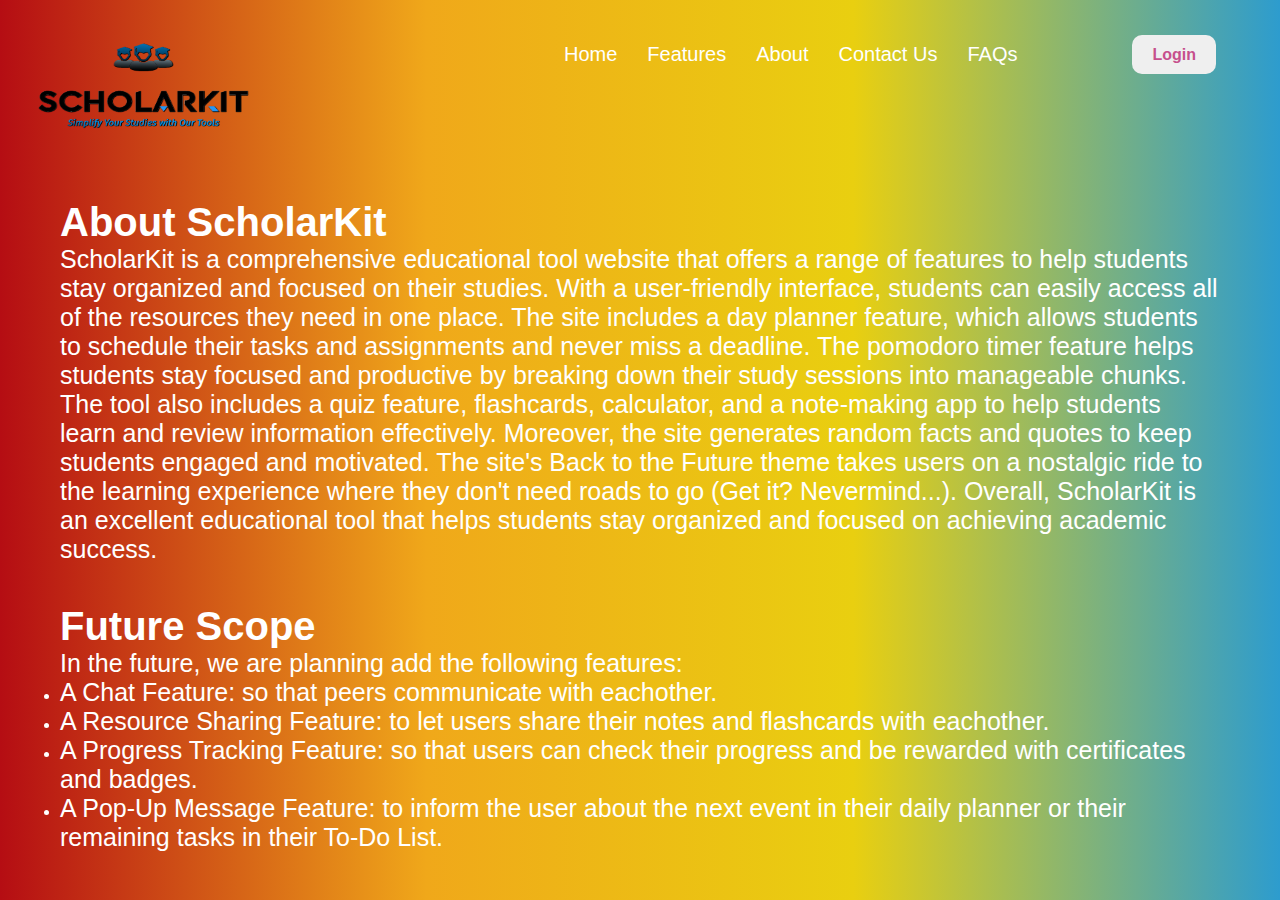
<file: About/AboutIndex.html>
<!DOCTYPE html>
<html lang="en">
<head>
  <meta charset="UTF-8">
  <meta http-equiv="X-UA-Compatible" content="IE=edge">
  <meta name="viewport" content="width=device-width, initial-scale=1.0">
  <link rel="stylesheet" href="style.css">
  <title>About Page</title>
</head>

<body>
    <nav>
        <div class="logo">
         <img src="logoFinale.png" alt="ScholarKit" class="logo">
        </div>
        <!-- toggle menu button -->
        <span class="menubtn" onclick="openNav()">&#9776;</span>
      
        <div class="navLinks">
          <ul>
            <li><a href="MainIndex.html">Home</a></li>
            <li>
             <div class="dropdown">
                 <a href="#features">Features</a>
                 <div class="dropdown-content">
                     <a href="#planner">Daily Planner</a>
                     <a href="#pomodoro">Pomodoro Timer</a>
                     <a href="#quiz">Quiz</a>
                     <a href="#flash">Flashcards</a>
                     <a href="#todo">To-Do List</a>
                     <a href="#calculator">Calculator</a>
                     <a href="#notes">Notes</a>
                     <a href="#quotes">Quotes</a>
                     <a href="#facts">Facts</a>
                 </div>
             </div>
            </li>
            <li><a href="#">About</a></li>
            <li><a href="#">Contact Us</a></li>
            <li><a href="FAQ\FAQIndex.html">FAQs</a></li>
            <button type="button">Login</button>
          </ul>
        </div>
      </nav>
      <div class="heading">
        <h1>About ScholarKit</h1>
        <p>ScholarKit is a comprehensive educational tool website that offers a range of features to help students stay organized and focused on their studies. With a user-friendly interface, students can easily access all of the resources they need in one place. The site includes a day planner feature, which allows students to schedule their tasks and assignments and never miss a deadline. The pomodoro timer feature helps students stay focused and productive by breaking down their study sessions into manageable chunks. The tool also includes a quiz feature, flashcards, calculator, and a note-making app to help students learn and review information effectively. Moreover, the site generates random facts and quotes to keep students engaged and motivated. The site's Back to the Future theme takes users on a nostalgic ride to the learning experience where they don't need roads to go (Get it? Nevermind...). Overall, ScholarKit is an excellent educational tool that helps students stay organized and focused on achieving academic success.</p>
        <h2>Future Scope</h2>
        <p>In the future, we are planning add the following features:</p>
        <ul>
            <li><p>A Chat Feature: so that peers communicate with eachother.</p></li>
            <li><p>A Resource Sharing Feature: to let users share their notes and flashcards with eachother.</p></li>
            <li><p>A Progress Tracking Feature: so that users can check their progress and be rewarded with certificates and badges.</p></li>
            <li><p>A Pop-Up Message Feature: to inform the user about the next event in their daily planner or their remaining tasks in their To-Do List.</p></li>
          </ul>
      </div>

</body>
</file>
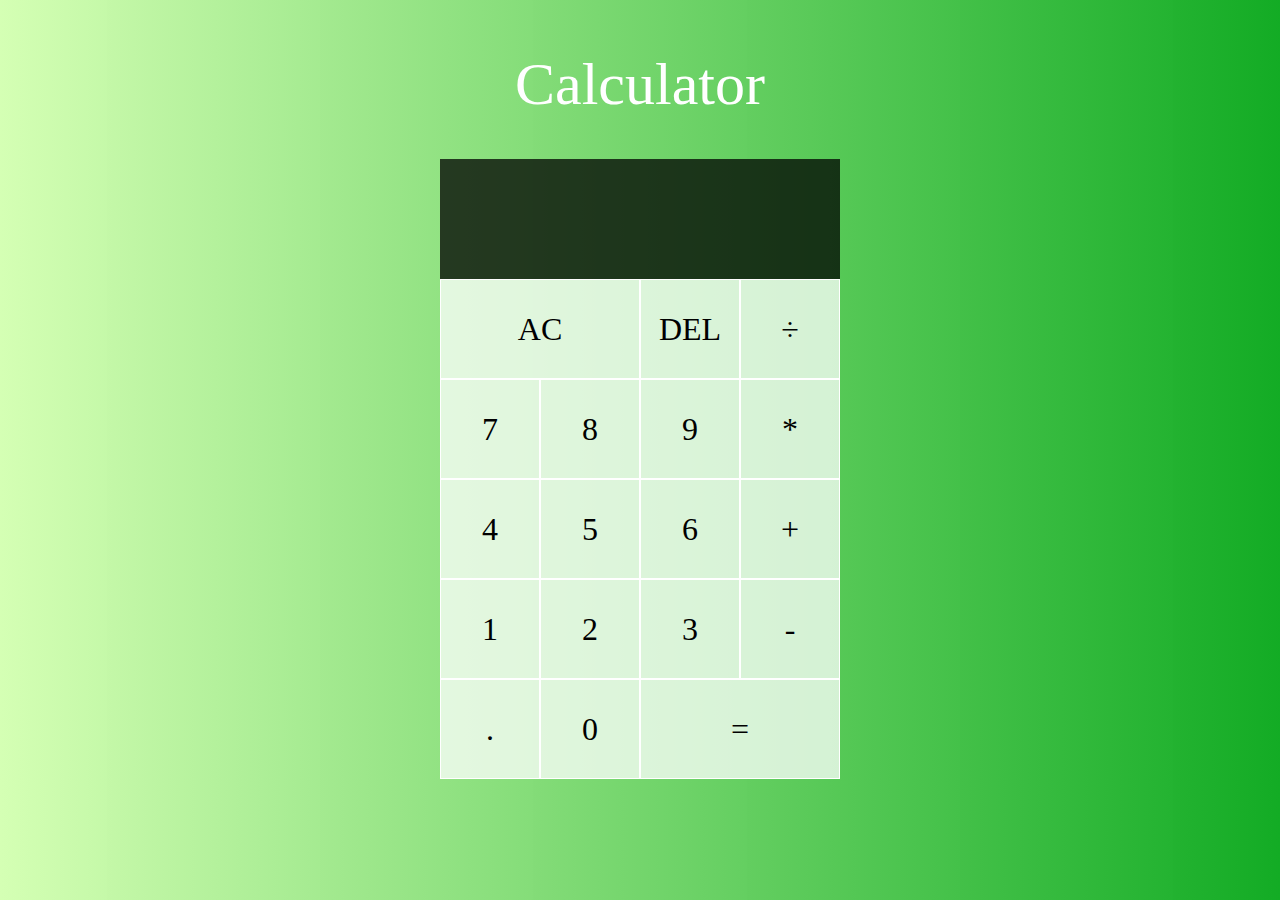
<file: Calculator/CalIndex.html>
<!DOCTYPE html>
<html lang="en">
	<head>
		<meta charset="UTF-8" />
		<meta http-equiv="X-UA-Compatible" content="IE=edge" />
		<meta name="viewport" content="width=device-width, initial-scale=1.0" />
            <link rel="stylesheet" href="style.css">

		<title>codedamn Project</title>
	</head>
	<body>
    <div class="heading">
        <h1>Calculator</h1>
    </div>
    <div class="Calculator-grid">

        <div class="output">
            <div data-previous class="previous-operand" id="previous-operand"></div>
            <div data-current class="current-operand" id="current-operand"></div>
        </div>

        <button id="clear" data-all-clear       class="span-two">AC</button>        
        <button id="delete" data-delete>DEL</button>
        <button id="divide" data-operation>÷</button>
        <button id="seven" data-number>7</button>
        <button id="eight" data-number>8</button>
        <button id="nine" data-number>9</button>
        <button id="multiply" data-operation>*</button>
        <button id="four" data-number>4</button>
        <button id="five" data-number>5</button>
        <button id="six" data-number>6</button>
        <button id="add" data-operation>+</button>
        <button id="one" data-number>1</button>
        <button id="two" data-number>2</button>
        <button id="three" data-number>3</button>
        <button id="subtract" data-operation>-</button>
        <button id="decimal" data-number>.</button>
        <button id="zero" data-number>0</button>
        <button id="equals" data-equals class="span-two">=</button>
    </div>
    
    <script src="main.js"></script>
</body>
</html>
</file>
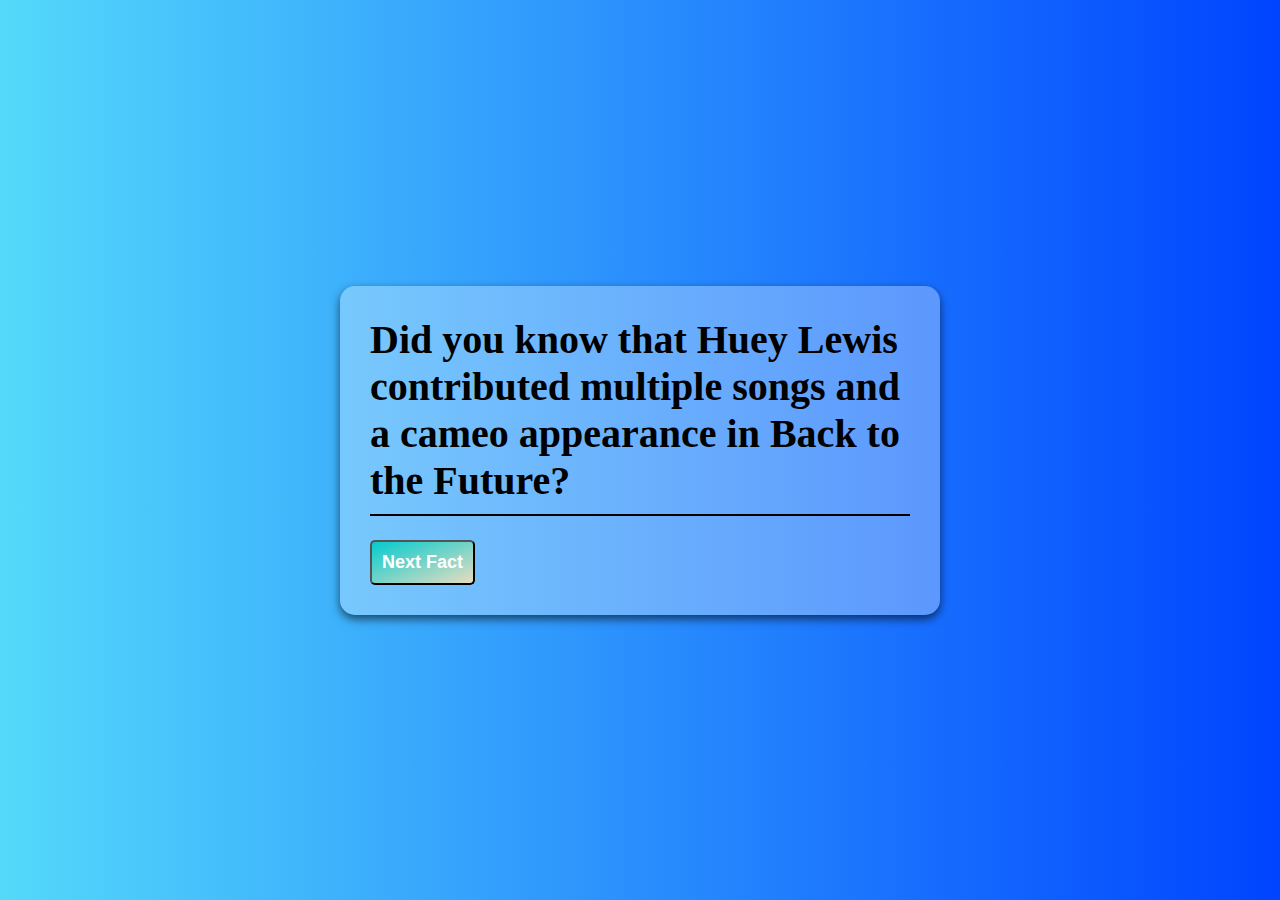
<file: FactGen/FactIndex.html>
<!DOCTYPE html>
<html>
    <head>
        <!--META information-->
        <meta charset="UTF-8">
        <meta name="description" content="Random Quote Generator">
        <meta name="viewport" content="width=device-width, initial-scale=1.0">

        <title>Random Quote Generator</title>

        <!--LINK CUSTOM CSS FILE-->
        <link rel="stylesheet" href="style.css">

        <!--FONTAWESOME CDN-->
        <link rel="stylesheet" href="https://cdnjs.cloudflare.com/ajax/libs/font-awesome/5.15.1/css/all.min.css" integrity="sha512-+4zCK9k+qNFUR5X+cKL9EIR+ZOhtIloNl9GIKS57V1MyNsYpYcUrUeQc9vNfzsWfV28IaLL3i96P9sdNyeRssA==" crossorigin="anonymous" />
    </head>
    <body>
        <!-- Fact Container -->
        <div class="container">
             <!-- Fact to be Displayed Here -->
            <h1>
            <i class="fas fa-fact-left"></i>
            <span class="fact" id="fact"></span>
            <i class="fas fa-fact-right"></i>
            </h1>

            <hr/>
            <div class="buttons">
                <!--Add an onclick event on 'next fact' button. Upon the click of a button, a new random fact is generated-->
                <button class="next" onclick="getNewFact()">Next Fact</button>
            </div>
        </div>

        <!--LINK CUSTOM JS FILE-->
        <script src="script.js"></script>
    </body>
</html>
</file>
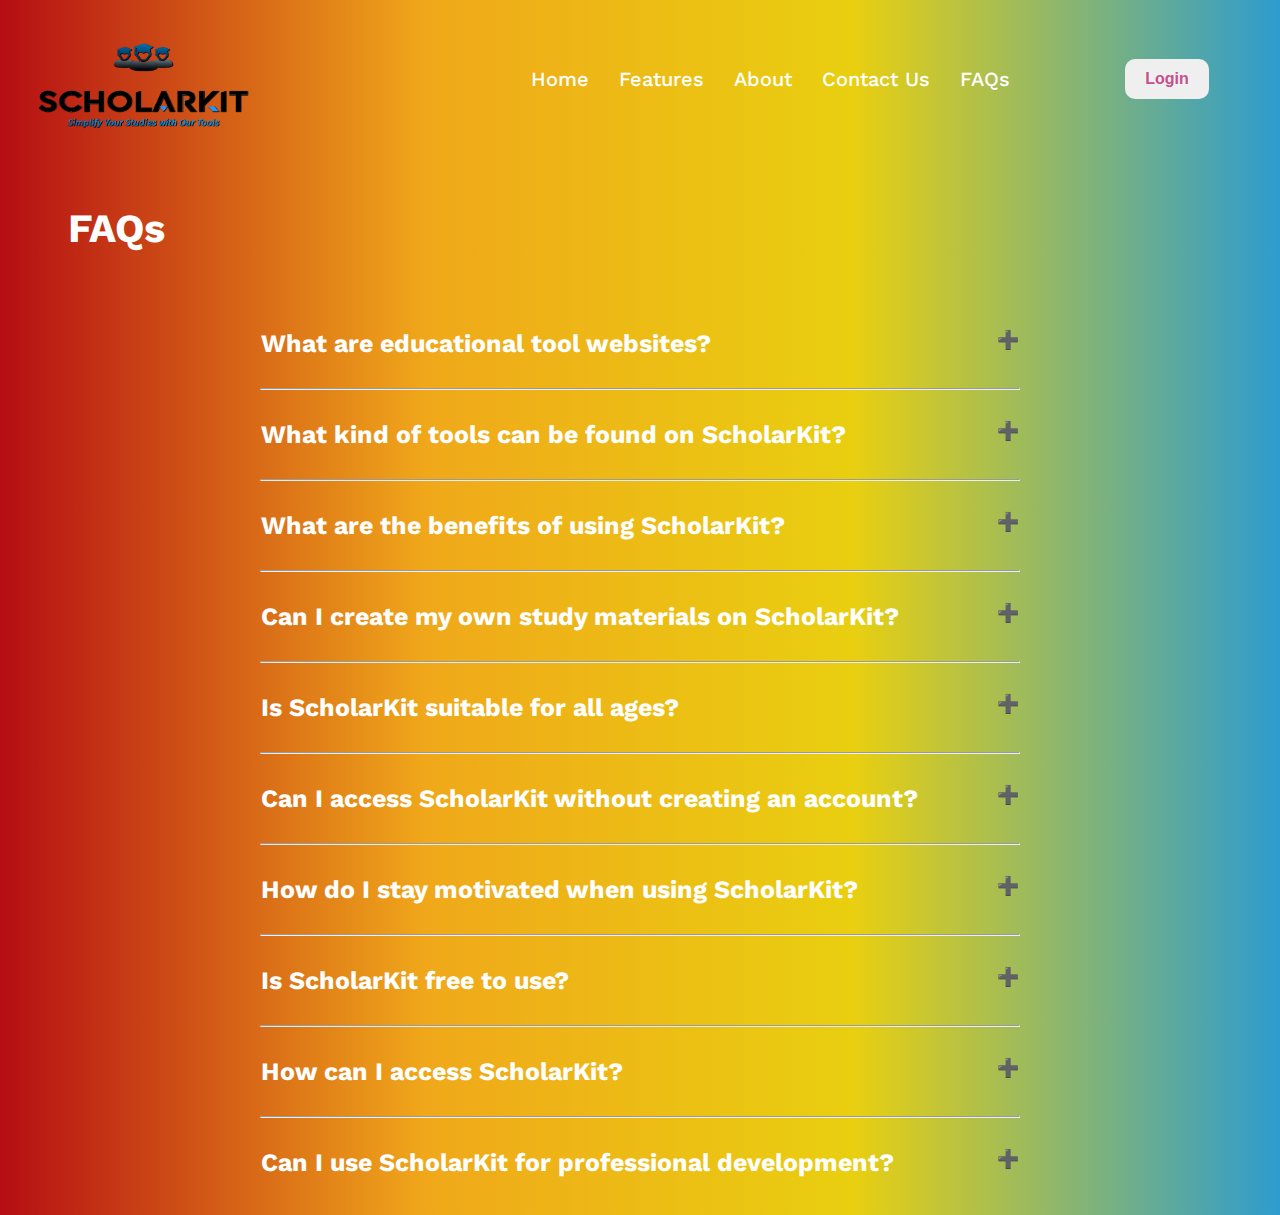
<file: FAQ/FAQIndex.html>
<!DOCTYPE html>
<html lang="en">

<head>
    <meta charset="UTF-8">
    <meta http-equiv="X-UA-Compatible" content="IE=edge">
    <meta name="viewport" content="width=device-width, initial-scale=1.0">
    <title>FAQ PAGE</title>
    <link href="https://fonts.googleapis.com/css2?family=Work+Sans&display=swap" rel="stylesheet">
    <link rel="stylesheet" href="style.css">

</head>

<body>
    <main>
        <nav>
            <div class="logo">
             <img src="logoFinale.png" alt="ScholarKit" class="logo">
            </div>

            <span class="menubtn" onclick="openNav()">&#9776;</span>

            <div class="navLinks">
                <ul>
                    <li><a href="#heading">Home</a></li>
                    <li>
                    <div class="dropdown">
                        <a href="#features">Features</a>
                        <div class="dropdown-content">
                            <a href="#planner">Daily Planner</a>
                                <a href="#pomodoro">Pomodoro Timer</a>
                                <a href="#quiz">Quiz</a>
                                <a href="#flash">Flashcards</a>
                                <a href="#todo">To-Do List</a>
                                <a href="#calculator">Calculator</a>
                                <a href="#notes">Notes</a>
                                <a href="#quotes">Quotes</a>
                                <a href="#facts">Facts</a>
                        </div>
                    </div>
                    </li>
                    <li><a href="#">About</a></li>
                    <li><a href="#">Contact Us</a></li>
                    <li><a href="#">FAQs</a></li>
                    <button type="button">Login</button>
                </ul>
            </div>
        </nav>

        <h1 class="faq-heading">FAQs</h1>
        <section class="faq-container">
            <div class="faq-one">

                <!-- faq question -->
                <h1 class="faq-page">What are educational tool websites?</h1>

                <!-- faq answer -->
                <div class="faq-body">
                    <p>Educational tool websites are online platforms that provide various tools and resources to help students and educators with their academic needs.</p>
                </div>
            </div>
            <hr class="hr-line">

            <div class="faq-two">

                <!-- faq question -->
                <h1 class="faq-page">What kind of tools can be found on ScholarKit?</h1>

                <!-- faq answer -->

                <div class="faq-body">
                    <p>ScholarKit offers a wide variety of tools such as calculators, flashcards, study planners, quizzes, pomodoro timer and more to help students study and learn more efficiently.</p>
                </div>
            </div>
            <hr class="hr-line">


            <div class="faq-three">

                <!-- faq question -->
                <h1 class="faq-page">What are the benefits of using ScholarKit?</h1>

                <!-- faq answer -->
                <div class="faq-body">
                    <p>ScholarKit can help students study more efficiently, stay organized, and improve their academic performance. They also provide access to valuable resources that may not be readily available otherwise.</p>
                </div>
            </div>
            <hr class="hr-line">

            <div class="faq-four"></div>
                <!-- faq question -->
                <h1 class="faq-page">Can I create my own study materials on ScholarKit?</h1>

                <!-- faq answer -->

                <div class="faq-body">
                    <p>Yes, ScholarKit allows users to create their own study materials such as flashcards, notes and daily planner.</p>
                </div>
            </div>
            <hr class="hr-line">

            <div class="faq-five"></div>
                <!-- faq question -->
                <h1 class="faq-page">Is ScholarKit suitable for all ages?</h1>

                <!-- faq answer -->

                <div class="faq-body">
                    <p>Yes, ScholarKit is suitable for a wide range of ages, from elementary school to college-level students.</p>
                </div>
            </div>
            <hr class="hr-line">

            <div class="faq-six"></div>
                <!-- faq question -->
                <h1 class="faq-page">Can I access ScholarKit without creating an account?</h1>

                <!-- faq answer -->

                <div class="faq-body">
                    <p>Yes, currently ScholarKit allows users to access certain features without creating an account.</p>
                </div>
            </div>
            <hr class="hr-line">

            <div class="faq-seven"></div>
                <!-- faq question -->
                <h1 class="faq-page">How do I stay motivated when using ScholarKit?</h1>

                <!-- faq answer -->

                <div class="faq-body">
                    <p>ScholarKit offers a wide variety of tools such as calculators, flashcards, study planners, quizzes, and more to help students study and learn more efficiently. We also have a unique feature of random quote generator to help you motivate yourself.</p>
                </div>
            </div>
            <hr class="hr-line">

            <div class="faq-eight"></div>
                <!-- faq question -->
                <h1 class="faq-page">Is ScholarKit free to use?</h1>

                <!-- faq answer -->

                <div class="faq-body">
                    <p>Yes, currently ScholarKit offers free tools and resources, while others require a subscription or payment for more advanced features.</p>
                </div>
            </div>
            <hr class="hr-line">

            <div class="faq-nine"></div>
                <!-- faq question -->
                <h1 class="faq-page">How can I access ScholarKit?</h1>

                <!-- faq answer -->

                <div class="faq-body">
                    <p>ScholarKit can be accessed through a web browser on desktop. We will soon make ScholarKit accessible on mobile phones.</p>
                </div>
            </div>
            <hr class="hr-line">

            <div class="faq-ten"></div>
                <!-- faq question -->
                <h1 class="faq-page">Can I use ScholarKit for professional development?</h1>

                <!-- faq answer -->

                <div class="faq-body">
                    <p>Yes, ScholarKit offer tools and resources that can be used for professional development also, like daily planner, notes etc.</p>
                </div>
            </div>

        </section>
    </main>
    <script src="script.js"></script>
</body>


</html>
</file>
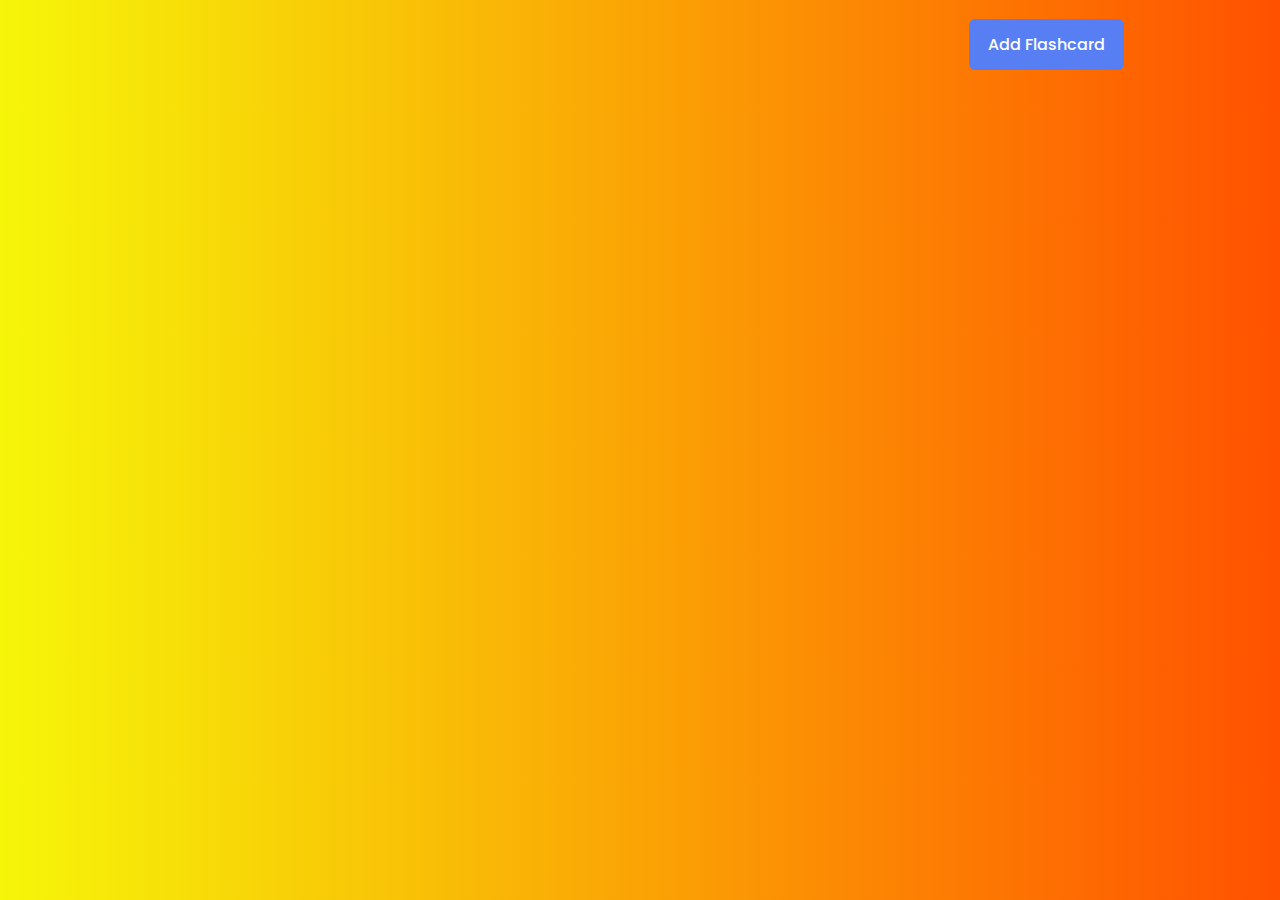
<file: Flashcards/FlashIndex.html>
<!DOCTYPE html>
<html lang="en">
  <head>
    <meta name="viewport" content="width=device-width, initial-scale=1.0" />
    <title>Flashcard App</title>
    <!-- Font Awesome Icons -->
    <link
      rel="stylesheet"
      href="https://cdnjs.cloudflare.com/ajax/libs/font-awesome/6.1.2/css/all.min.css"
    />
    <!-- Google Fonts -->
    <link
      href="https://fonts.googleapis.com/css2?family=Poppins:wght@400;500;600&display=swap"
      rel="stylesheet"
    />
    <!-- Stylesheet -->
    <link rel="stylesheet" href="style.css" />
  </head>
  <body>
    <div class="container">
      <div class="add-flashcard-con">
        <button id="add-flashcard">Add Flashcard</button>
      </div>

      <!-- Display Card of Question And Answers Here -->
      <div id="card-con">
        <div class="card-list-container"></div>
      </div>
    </div>

    <!-- Input form for users to fill question and answer -->
    <div class="question-container hide" id="add-question-card">
      <h2>Add Flashcard</h2>
      <div class="wrapper">
        <!-- Error message -->
        <div class="error-con">
          <span class="hide" id="error">Input fields cannot be empty!</span>
        </div>
        <!-- Close Button -->
        <i class="fa-solid fa-xmark" id="close-btn"></i>
      </div>

      <label for="question">Question:</label>
      <textarea
        class="input"
        id="question"
        placeholder="Type the question here..."
        rows="2"
      ></textarea>
      <label for="answer">Answer:</label>
      <textarea
        class="input"
        id="answer"
        rows="4"
        placeholder="Type the answer here..."
      ></textarea>
      <button id="save-btn">Save</button>
    </div>

    <!-- Script -->
    <script src="script.js"></script>
  </body>
</html>
</file>
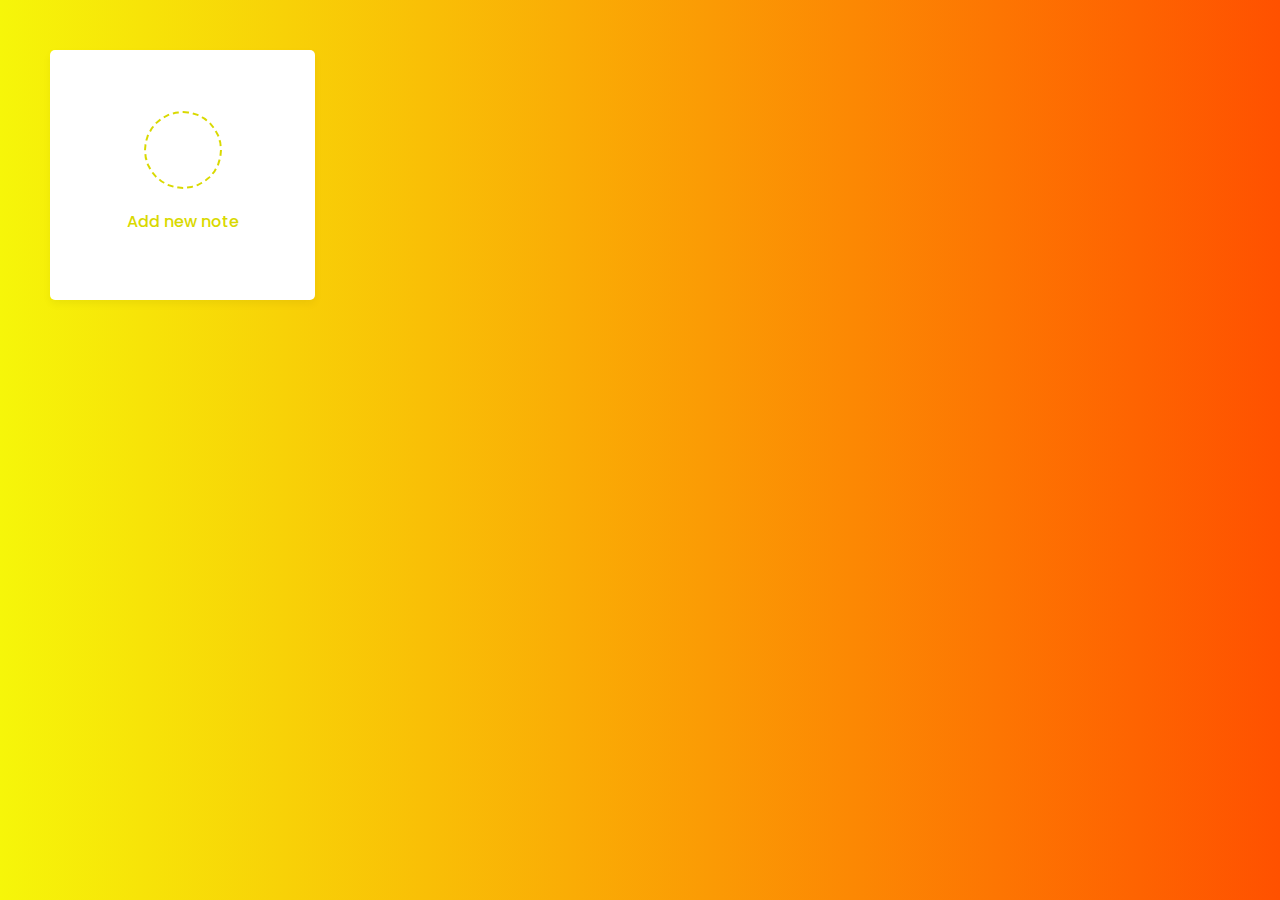
<file: Notes/NoteIndex.html>
<!DOCTYPE html>
<!-- Coding By CodingNepal - youtube.com/codingnepal -->
<html lang="en" dir="ltr">
  <head>
    <meta charset="utf-8">  
    <title>Notes App in JavaScript | CodingNepal</title>
    <link rel="stylesheet" href="style.css">
    <meta name="viewport" content="width=device-width, initial-scale=1.0">
    <!-- Iconscout Link For Icons -->
    <link rel="stylesheet" href="https://unicons.iconscout.com/release/v4.0.0/css/line.css">
  </head>
  <body>
    <div class="popup-box">
      <div class="popup">
        <div class="content">
          <header>
            <p></p>
            <i class="uil uil-times"></i>
          </header>
          <form action="#">
            <div class="row title">
              <label>Title</label>
              <input type="text" spellcheck="false">
            </div>
            <div class="row description">
              <label>Description</label>
              <textarea spellcheck="false"></textarea>
            </div>
            <button></button>
          </form>
        </div>
      </div>
    </div>
    <div class="wrapper">
      <li class="add-box">
        <div class="icon"><i class="uil uil-plus"></i></div>
        <p>Add new note</p>
      </li>
    </div>

    <script src="script.js"></script>
    
  </body>
</html>
</file>
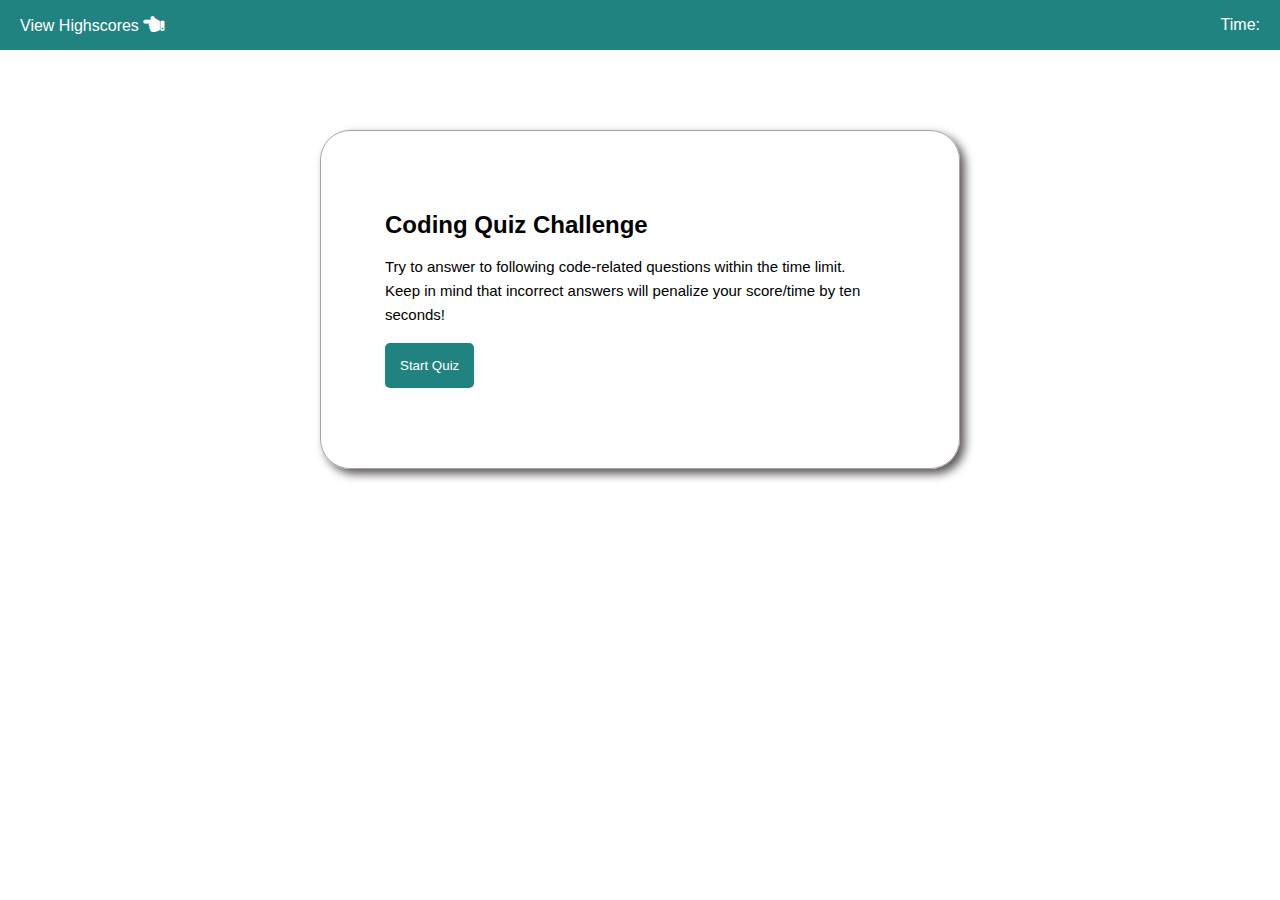
<file: Quiz/QuizIndex.html>
<!DOCTYPE html>
<html lang="en">

<head>
    <meta charset="UTF-8">
    <meta http-equiv="X-UA-Compatible" content="IE=edge">
    <meta name="viewport" content="width=device-width, initial-scale=1.0">
    <link rel="stylesheet" href="https://cdnjs.cloudflare.com/ajax/libs/font-awesome/5.15.3/css/all.min.css">
    <link rel="stylesheet" href="./assets/style.css">
    <link rel="icon" type="image/x-icon" href="/images/favicon.ico">
    <title>Codedamn - Quiz Project</title>
</head>

<body>
    <header>
        <nav>
            <a id="leaderboard">View Highscores <i class="fas fa-hand-point-left fa-lg"></i>
                </i></a>
            <div id="time">Time: </div>
        </nav>


    </header>
    <main class="box" id="box">
        <h2 class="title">Coding Quiz Challenge</h2>
        <div class="description">
            <p>Try to answer to following code-related questions within the time limit.</p>
            <p>Keep in mind that incorrect answers will penalize your score/time by ten seconds!</p>
        </div>
        <button class="action-btn">Start Quiz</button>
        <p id="result"></p>
    </main>
    <script src="assets/script.js"></script>
</body>

</html>
</file>
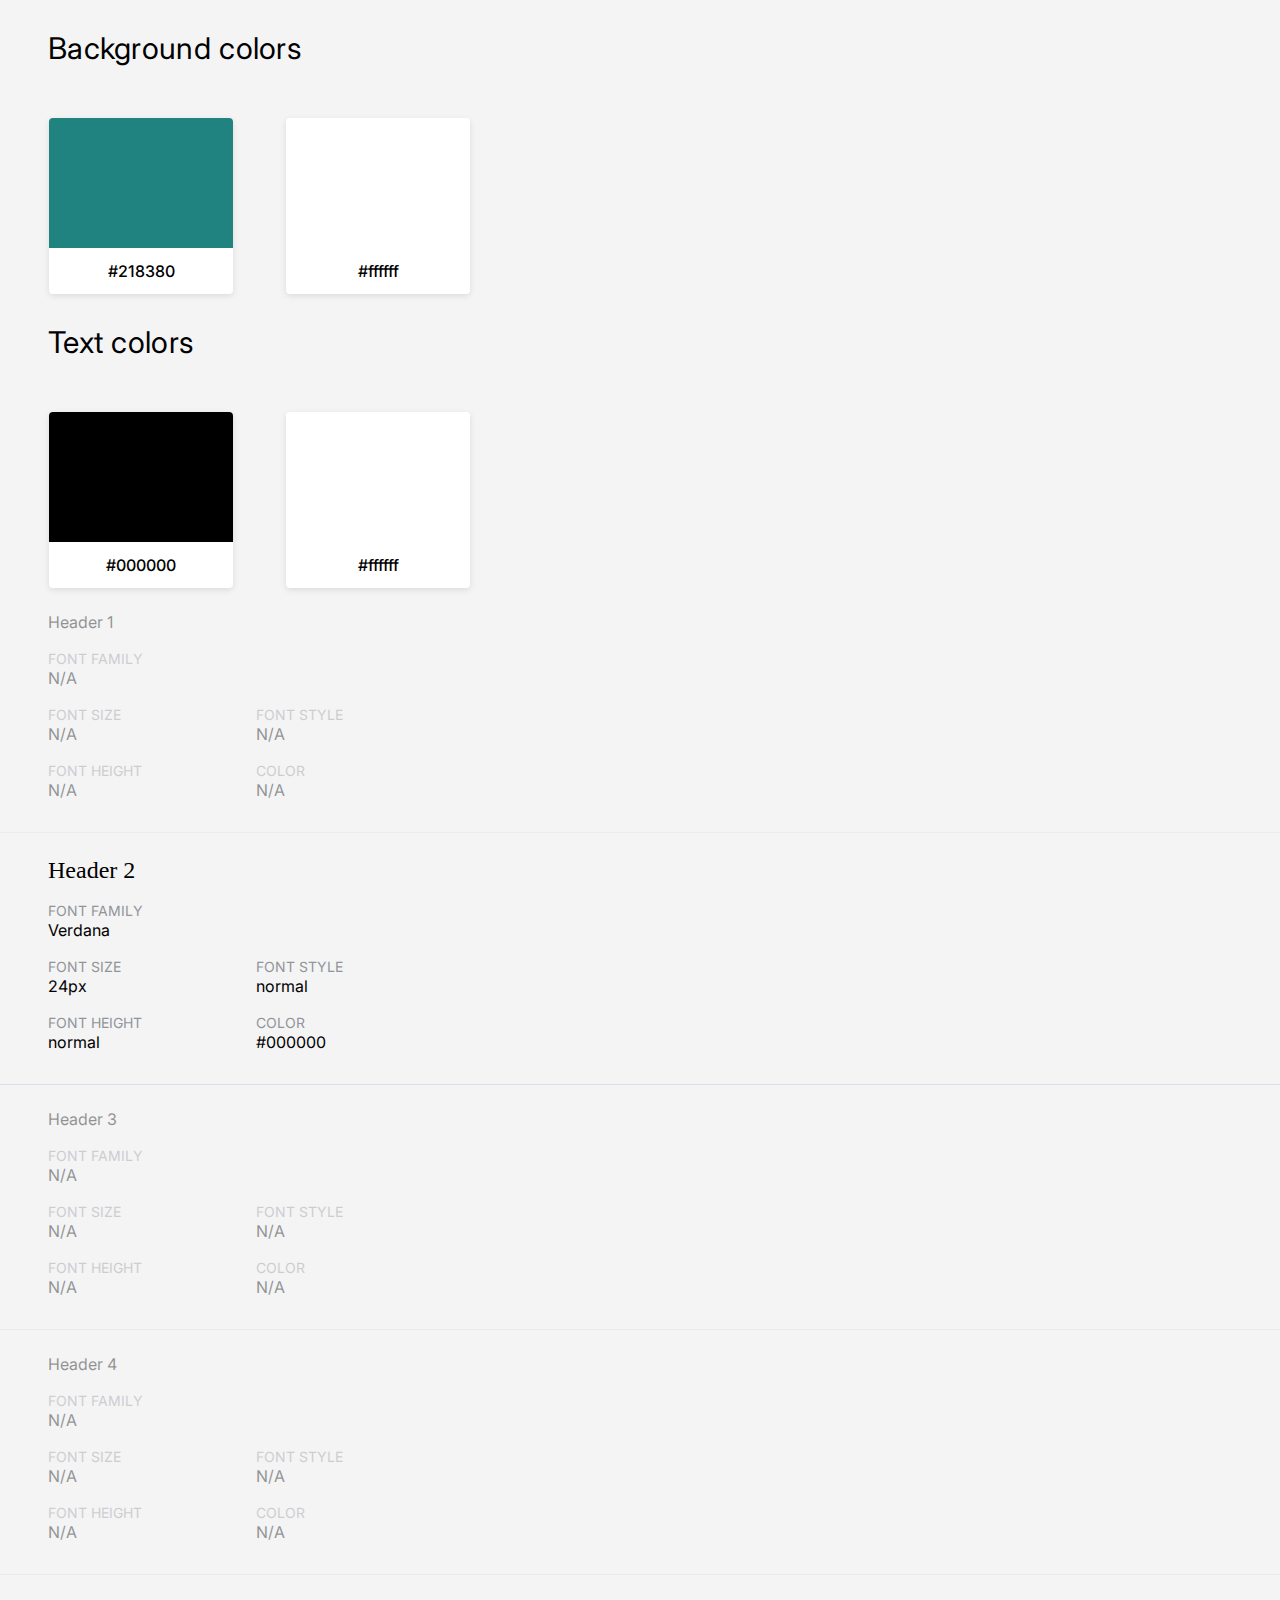
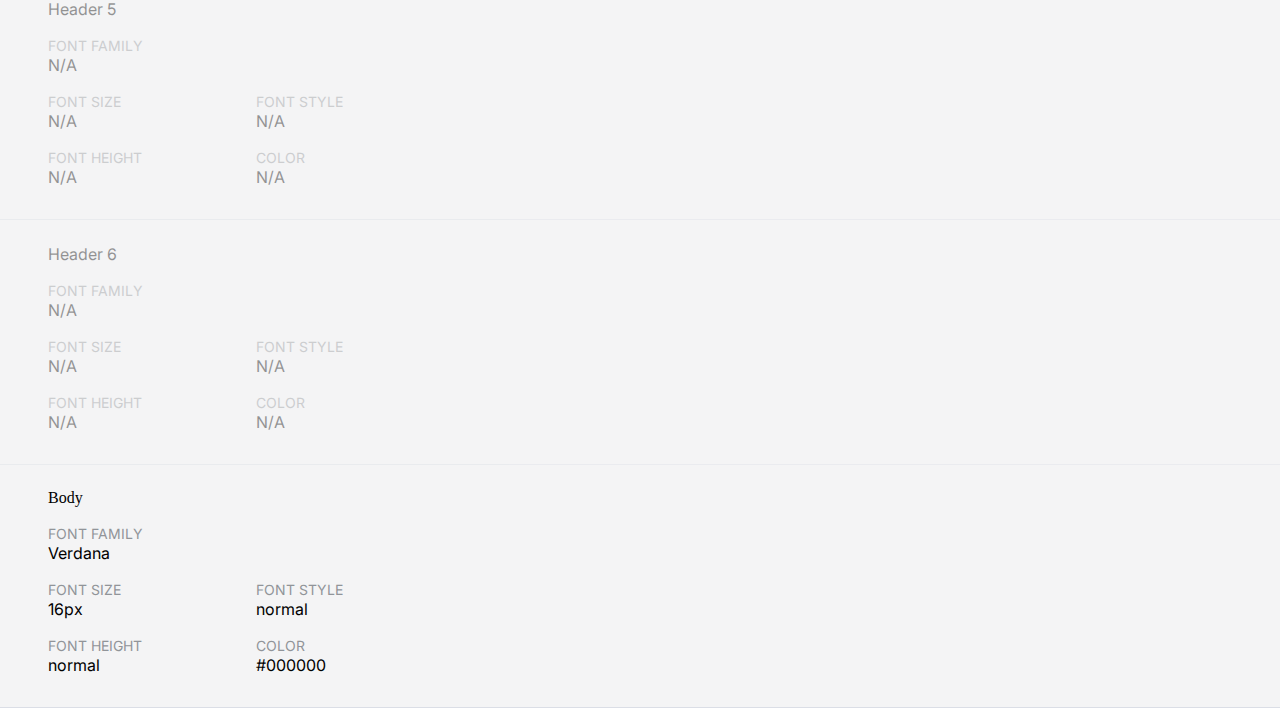
<file: Quiz/style-guide.html>
<!DOCTYPE html>
<html lang="en">
<head>
    <meta charset="utf-8">
    <meta http-equiv="X-UA-Compatible" content="IE=edge,chrome=1">
	<link rel="preconnect" href="https://fonts.gstatic.com">
	<link href="https://fonts.googleapis.com/css2?family=Inter:wght@400;500&display=swap" rel="stylesheet">
    <link href="https://fonts.googleapis.com/css2?family=Manrope&display=swap" rel="stylesheet">
	<title>codedamn Project Style Guide</title>
    <!-- open this in browser to see the style guide -->
    <style>
        #header {
            margin: 0 auto;
            background-color: white;
        }

        #logo {
            padding-right: 10px;
			margin-top: 2px;
			height: 24px;
        }

		#header-logo {
		    height: 95px;
			position: relative;
		}
		
		#logo-text {
			position: absolute;
			top: 50%; left: 50%;
		    transform: translate(-50%,-50%);
			width: 305px;
		}

        h1 {
            font-family: Manrope;
			font-size: 24px;
			font-style: normal;
			font-weight: 400;
			line-height: 24px;
			letter-spacing: 0em;
			text-align: left;
			margin: 0px;
			
        }

        h2 {
            font-family: 'Inter', sans-serif;
            font-size:17px;
            color:#263646;
            margin-top:33px;
            margin-bottom:0px;
        }
		
		h2 span {
			font-family: 'Inter', sans-serif;
            font-size:10px;
            color:#777777;
            margin-top:33px;
            margin-bottom:0px;
		
		}

        h3 {
            color:#777777;
            margin-top:8px;
            margin-bottom:30px;
        }

        

        h4 {
            font-family:'Inter';
            font-weight:700;
            color:#777777;
            font-size:14px;
            margin-top: 24px;
            margin-bottom: 0px;

        }
		
		h4 span {
			font-size:12px;
		}
		
		h5 {
			color: white;
			margin: 0px auto;
			padding-top: 7px;
			padding-bottom: 7px;
			
		}
		
		body {
			margin:0px !important;
		}

        span {
            font-family: 'Inter', sans-serif;
            color:#777777;
            margin-top:7px;
            margin-bottom:0px;
            font-size:14px;
        }

        p {
            font-family: 'Inter', sans-serif;
			color: black;
            text-align:center;
            margin-top: 13px;
            margin-bottom: 13px;
        }



        img {
            float:left;
        }

        #main-holder {
            clear:both;
			background-color:#f4f4f5;
        }

        #backgrondcolors {
            
        }
		
		.color-section {
			font-family: Inter;
			font-size: 30px;
			font-style: normal;
			font-weight: 400;
			letter-spacing: 0.01em;
			text-align: left;
			padding: 30px 0 20px 48px;
		}

        #textcolors {
            
        }

        .color-wrapper {
            display:inline-block;
            margin-top: 32px;
			box-shadow: 0px 2px 6px rgba(0, 0, 0, 0.1);
			border-radius: 4px;
			background-color: white;
			margin-left: 49px;
			font-size: 16px;
			font-weight: 500;
        }
        .color-holder {
            width: 184px;
            height: 130px;
            background: #ACACAC;
            margin: auto;
			border-radius: 4px 4px 0px 0px;
        }
		
		.not-set {
			opacity:0.4;
		}

        .typography-header {
            padding-left: 48px;
            padding-top: 24px;
            padding-bottom: 16px;
        }

        #typography {
            font-family: Inter;
            font-size: 16px;
            font-style: normal;
            font-weight: 400;
            letter-spacing: 0em;
            text-align: left;
            color: black;
        }

        #typography span {
            color: #919499;
            text-transform: uppercase;
            line-height: 19px;
        }

        .typography-row {
            padding-left: 48px;
            padding-bottom: 16px;
        }

        .typography-col-1{
            display: inline-block;
        }

        .typography-col-2{
            display: inline-block;
            position: absolute;
            left: 256px;
        }

        dt {
            border-bottom: 1px solid #DBDEE6;
            padding-bottom: 16px;
        }
    </style>
</head>

<div id="main-holder" class="container_16">
    <div id="backgrondcolors">
		<div class="color-section">Background colors</div>
        
        
        <div class="color-wrapper">
            <div class="color-holder" id="color-holder-1" style="background-color:#218380">
            </div>
			<div class="color-text">
				<p>#218380</p>
			</div>
        </div>

        
        
        
        <div class="color-wrapper">
            <div class="color-holder" id="color-holder-2" style="background-color:#ffffff">
            </div>
			<div class="color-text">
				<p>#ffffff</p>
			</div>
        </div>

        
        
    </div>

    <div id="textcolors">
		<div class="color-section">Text colors</div>
        
        
        <div class="color-wrapper">
            <div class="color-holder" id="color-1" style="background-color:#000000">
            </div>
            <p>#000000</p>
        </div>
        
        
        
        <div class="color-wrapper">
            <div class="color-holder" id="color-2" style="background-color:#ffffff">
            </div>
            <p>#ffffff</p>
        </div>
        
        
    </div>
    <div id="typography">
        <div class="typeclass">
            
            
            <dt id="result-header-h1-dt" class="not-set first">
            <div class="typography-header">
                <div style="font-family:N/A; font-style:N/A; font-size:N/A; line-height:; color:; background-color:transparent;margin-left: 0px;">Header 1</div>
            </div>
            <div>
                <div class="typography-row"><span>Font Family</span><br>N/A</div>
                <div class="typography-row"><div class="typography-col-1"><span>Font Size</span><br>N/A</div><div class="typography-col-2"><span>Font Style</span><br>N/A</div></div>
                <div class="typography-row"><div class="typography-col-1"><span>Font Height</span><br>N/A</div><div class="typography-col-2"><span>Color</span><br>N/A</div></div>      
            </div>
            </dt>
            
            
            <dt id="result-header-h2-dt" class=" ">
            <div class="typography-header">
                <div style="font-family:Verdana; font-style:normal; font-size:24px; line-height:; color:; background-color:transparent;margin-left: 0px;">Header 2</div>
            </div>
            <div>
                <div class="typography-row"><span>Font Family</span><br>Verdana</div>
                <div class="typography-row"><div class="typography-col-1"><span>Font Size</span><br>24px</div><div class="typography-col-2"><span>Font Style</span><br>normal</div></div>
                <div class="typography-row"><div class="typography-col-1"><span>Font Height</span><br>normal</div><div class="typography-col-2"><span>Color</span><br>#000000</div></div>      
            </div>
            </dt>
            
            
            <dt id="result-header-h3-dt" class="not-set ">
            <div class="typography-header">
                <div style="font-family:N/A; font-style:N/A; font-size:N/A; line-height:; color:; background-color:transparent;margin-left: 0px;">Header 3</div>
            </div>
            <div>
                <div class="typography-row"><span>Font Family</span><br>N/A</div>
                <div class="typography-row"><div class="typography-col-1"><span>Font Size</span><br>N/A</div><div class="typography-col-2"><span>Font Style</span><br>N/A</div></div>
                <div class="typography-row"><div class="typography-col-1"><span>Font Height</span><br>N/A</div><div class="typography-col-2"><span>Color</span><br>N/A</div></div>      
            </div>
            </dt>
            
            
            <dt id="result-header-h4-dt" class="not-set ">
            <div class="typography-header">
                <div style="font-family:N/A; font-style:N/A; font-size:N/A; line-height:; color:; background-color:transparent;margin-left: 0px;">Header 4</div>
            </div>
            <div>
                <div class="typography-row"><span>Font Family</span><br>N/A</div>
                <div class="typography-row"><div class="typography-col-1"><span>Font Size</span><br>N/A</div><div class="typography-col-2"><span>Font Style</span><br>N/A</div></div>
                <div class="typography-row"><div class="typography-col-1"><span>Font Height</span><br>N/A</div><div class="typography-col-2"><span>Color</span><br>N/A</div></div>      
            </div>
            </dt>
            
            
            <dt id="result-header-h5-dt" class="not-set ">
            <div class="typography-header">
                <div style="font-family:N/A; font-style:N/A; font-size:N/A; line-height:; color:; background-color:transparent;margin-left: 0px;">Header 5</div>
            </div>
            <div>
                <div class="typography-row"><span>Font Family</span><br>N/A</div>
                <div class="typography-row"><div class="typography-col-1"><span>Font Size</span><br>N/A</div><div class="typography-col-2"><span>Font Style</span><br>N/A</div></div>
                <div class="typography-row"><div class="typography-col-1"><span>Font Height</span><br>N/A</div><div class="typography-col-2"><span>Color</span><br>N/A</div></div>      
            </div>
            </dt>
            
            
            <dt id="result-header-h6-dt" class="not-set ">
            <div class="typography-header">
                <div style="font-family:N/A; font-style:N/A; font-size:N/A; line-height:; color:; background-color:transparent;margin-left: 0px;">Header 6</div>
            </div>
            <div>
                <div class="typography-row"><span>Font Family</span><br>N/A</div>
                <div class="typography-row"><div class="typography-col-1"><span>Font Size</span><br>N/A</div><div class="typography-col-2"><span>Font Style</span><br>N/A</div></div>
                <div class="typography-row"><div class="typography-col-1"><span>Font Height</span><br>N/A</div><div class="typography-col-2"><span>Color</span><br>N/A</div></div>      
            </div>
            </dt>
            

            
            <dt id="result-header-h7-dt" class=" ">
            <div class="typography-header">
                <div style="font-family:Verdana; font-style:normal; font-size:16px; line-height:; color:; background-color:transparent;margin-left: 0px;">Body</div>
            </div>
            <div>
                <div class="typography-row"><span>Font Family</span><br>Verdana</div>
                <div class="typography-row"><div class="typography-col-1"><span>Font Size</span><br>16px</div><div class="typography-col-2"><span>Font Style</span><br>normal</div></div>
                <div class="typography-row"><div class="typography-col-1"><span>Font Height</span><br>normal</div><div class="typography-col-2"><span>Color</span><br>#000000</div></div>      
            </div>
            </dt>
        </div>
    </div>
</div>
</file>
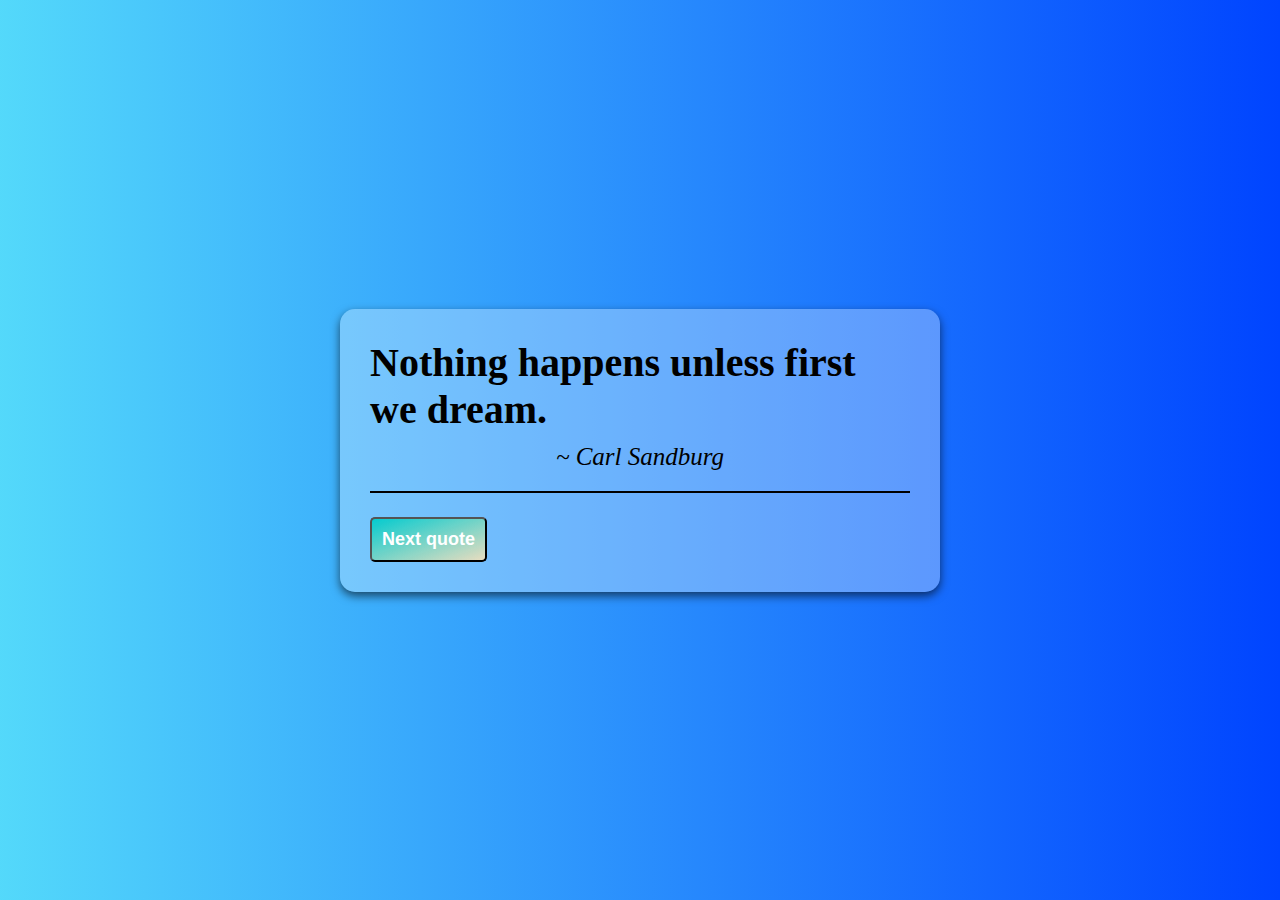
<file: QuoteGen/QuoteIndex.html>
<!DOCTYPE html>
<html>
    <head>
        <!--META information-->
        <meta charset="UTF-8">
        <meta name="description" content="Random Quote Generator">
        <meta name="viewport" content="width=device-width, initial-scale=1.0">

        <title>Random Quote Generator</title>

        <!--LINK CUSTOM CSS FILE-->
        <link rel="stylesheet" href="style.css">

        <!--FONTAWESOME CDN-->
        <link rel="stylesheet" href="https://cdnjs.cloudflare.com/ajax/libs/font-awesome/5.15.1/css/all.min.css" integrity="sha512-+4zCK9k+qNFUR5X+cKL9EIR+ZOhtIloNl9GIKS57V1MyNsYpYcUrUeQc9vNfzsWfV28IaLL3i96P9sdNyeRssA==" crossorigin="anonymous" />
    </head>
    <body>

        <!--<div class="heading">
            <h1>Motivate Yourself!</h1>
        </div> -->

        <!-- Quote Container -->
        <div class="container">
             <!-- Quote to be Displayed Here -->
            <h1>
            <i class="fas fa-quote-left"></i>
            <span class="quote" id="quote"></span>
            <i class="fas fa-quote-right"></i>
            </h1>
            <!-- Author to be Displayed Here -->
            <p class="author" id="author"></p>

            <hr/>
            <div class="buttons">
                <!--Add an onclick event on 'next quote' button. Upon the click of a button, a new random quote is generated-->
                <button class="next" onclick="getNewQuote()">Next quote</button>
            </div>
        </div>

        <!--LINK CUSTOM JS FILE-->
        <script src="script.js"></script>
    </body>
</html>
</file>
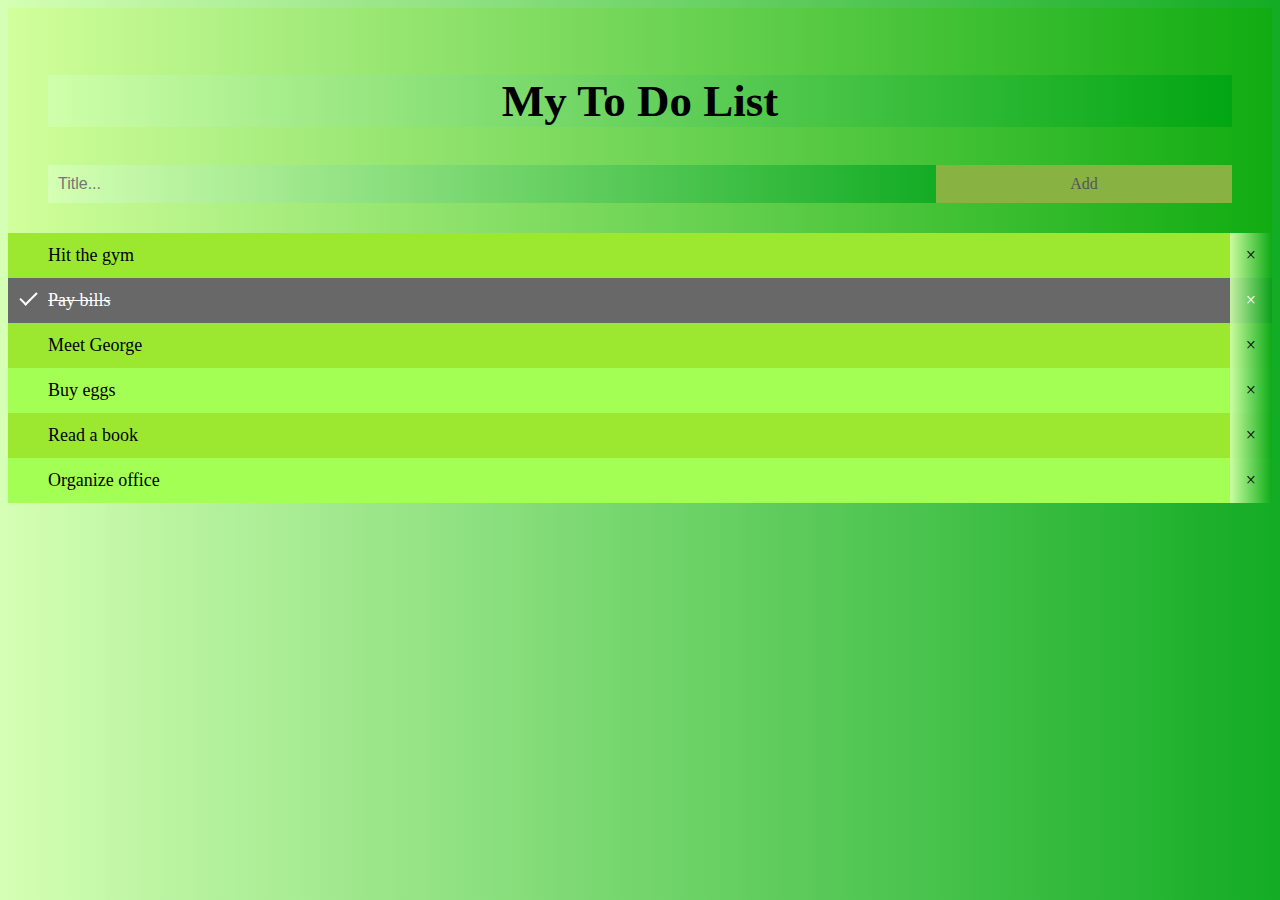
<file: ToDoList/ToDoIndex.html>
<!DOCTYPE html>
<html>
  <head>
    <title>To-Do List App</title>
    <link rel="stylesheet" href="style.css">
  </head>
  <body>
    <div id="myDIV" class="header">
      <h2>My To Do List</h2>
      <input type="text" id="myInput" placeholder="Title...">
      <span onclick="newElement()" class="addBtn">Add</span>
    </div>
    
    <ul id="myUL">
      <li>Hit the gym</li>
      <li class="checked">Pay bills</li>
      <li>Meet George</li>
      <li>Buy eggs</li>
      <li>Read a book</li>
      <li>Organize office</li>
    </ul>
    <script src="script.js"></script>
  </body>
</html>
</file>
<file: About/style.css>
*{
    padding: 0;
    margin: 0;
    box-sizing: border-box;
  }
  body {
    background-image: linear-gradient(to right, #B50D13, #F0A81A, #e9cf10, #2D9CCE);
    background-size: cover;
    background-attachment: fixed;
    color: white;
    font-family: 'Fira Sans', sans-serif;
  }
  nav {
    width: 100%;
    height: 80px;
    display: flex;
    justify-content: space-between;
    padding: 35px 5%;
  }
  nav .logo img{
    position: absolute;
    top: 15px;
    left: 15px;
    height: 120px;
    width: 250px;
  }
  nav ul{                              /*Tab 1*/
    display: flex;
    list-style: none;
    margin-left: 100px;
  }
  nav ul li{
    padding: 8px 15px;
    border-radius: 10px;
    transition: 0.2s ease-in;
  }
  nav ul li a{
    color: white;
    font-size: 20px;
    font-weight: 500;
    text-decoration: none;
  }

  .dropdown {
    position: relative;
    display: inline-block;
  }
  
  /* Dropdown Content (Hidden by Default) */
  .dropdown-content {
    display: none;
    position: absolute;
    background-color: #ff5a73;
    min-width: 160px;
    box-shadow: 0px 8px 16px 0px rgba(0,0,0,0.2);
    z-index: 1;
  }
  
  /* Links inside the dropdown */
  .dropdown-content a {
    color: black;
    padding: 12px 16px;
    text-decoration: none;
    display: block;
  }
  
  /* Change color of dropdown links on hover */
  .dropdown-content a:hover {background-color: #f1f1f1}
  
  /* Show the dropdown menu on hover */
  .dropdown:hover .dropdown-content {
    display: block;
  }
  
  /* Change the background color of the dropdown button when the dropdown content is shown */
  .dropdown:hover .dropbtn {
    background-color: #3e8e41;
  }

  nav .navLinks button{             /*Login button*/
    padding: 2px 20px;
    border-radius: 10px;
    color: rgb(198, 80, 141);
    font-size: 16px;
    border-style: none;
    font-weight: 700;
    margin-left: 100px; 
  }
  nav ul li:hover{
    background-color: rgb(193, 50, 122);
  }
  nav .menubtn{
    font-size: 30px;
    font-weight: bolder;
    cursor: pointer;
    display: none;
  }
   
  .heading{
    border-bottom: #ffffff;
    color: white; 
    padding: 20px 60px;
    margin-top: 100px;
  }

  .heading h1{
    font-size: 40px;
  }
  .heading p{
    font-size: 25px;
  }
  .heading h2{
    font-size:40px;
    margin-top:40px;
  }
</file>
<file: Calculator/style.css>
*, *::before, *::after {
    box-sizing: border-box;
    font-family: Gotham Rounded;
    font-weight: normal;
}

body{
    padding: 0;
    margin: 0;
    background-image: linear-gradient(to right, rgba(208, 255, 172, 0.903), rgba(0, 165, 19, 0.925));
}

.heading {
    text-align: center;
    margin-top: 50px;
  }
.heading h1{
    font-size: 60px;
    color: white;
}

.Calculator-grid{
    display: grid;
    justify-content: center;
    align-content: center;
    min-height: 10vh;
    grid-template-columns: repeat(4,100px);
    grid-template-rows: minmax(120px, auto) repeat(5,100px);
    top: 50px;
}

.Calculator-grid button{
    cursor: pointer;
    font-size: 2rem;
    border: 1px solid white;
    outline: none;
    background-color: rgba(255, 255, 255, .75);
}

.Calculator-grid button:hover{
    background-color: rgba(255, 255, 255, .9);
}

.span-two{
    grid-column: span 2;
}

.output{
    grid-column: 1 / -1;
    background-color: rgba(0, 0, 0, .75);
    display: flex;
    justify-content: space-around;
    align-items: flex-end;
    flex-direction: column;
    padding: 10px;
    word-wrap: break-word;
    word-break: break-all;
}

.output .previous-operand{
    color: rgba(255, 255, 255, 0.75);
    font-size: 1.5rem;
    
}
.output .current-operand{
    color:white;
    font-size: 2.5rem;
}
</file>
<file: FactGen/style.css>
*{
    margin:0;
    padding:0;
    box-sizing: border-box;
}

body{
    min-height:100vh;
    transition: 0.5s;
    transition-timing-function: ease-in;
    background-image: linear-gradient(to right, rgba(26, 204, 249, 0.75), rgb(0, 68, 255));
    display: flex;
    align-items: center;
    justify-content: center;

}

.container
{
    display: flex;
    flex-direction: column;
    align-items: center;
    padding: 30px;
    box-shadow: 0 4px 10px rgba(0, 0, 0, 0.6);
    border-radius: 15px;
    width: 600px;
    background-color: rgba(255, 255, 255, 0.3);
    margin: 10px;

}
.fa-fact-left, .fa-fact-right {
    font-size: 35px;
    color: rgb(99, 252, 255);
}
.fact
{
    text-align: center;
    font-size: 40px;
    font-weight: bold;
}
.author 
{

    margin:10px;
    text-align: right;
    font-size: 25px;
    font-style: italic;
    font-family: cursive;
}
hr {
    margin: 10px 0;
    width: 100%;
    border: 1px solid black;
    background-color: black;
}
.buttons {
    width: 100%;
    display: flex;
    justify-content: space-between;
    align-items: center;
    margin-top: 9px;
}

.next
{
    font-size:18px;
    border-radius: 5px;
    cursor:pointer;
    padding: 10px;
    margin-top: 5px;
    font-weight: bold;
    color: white;
    background-image: linear-gradient(to right bottom, rgb(4, 203, 207), #e3d3a7a8);
}
.container:hover
{
    box-shadow: 0 10px 10px rgb(99, 252, 255);
}
</file>
<file: FAQ/style.css>
body{
    font-family: 'Work Sans', sans-serif;
    background-image: linear-gradient(to right, #B50D13, #F0A81A, #e9cf10, #2D9CCE);
}

nav {
    width: 90%;
    height: 80px;
    display: flex;
    justify-content: space-between;
    padding: 35px 5%;
  }
  nav .logo img{
    position: absolute;
    top: 15px;
    left: 15px;
    height: 120px;
    width: 250px;
  }
  nav ul{                              /*Tab 1*/
    display: flex;
    list-style: none;
    margin-left: 50px;
  }
  nav ul li{
    padding: 8px 15px;
    border-radius: 10px;
    transition: 0.2s ease-in;
  }
  nav ul li a{
    color: white;
    font-size: 20px;
    font-weight: 500;
    text-decoration: none;
  }

  .dropdown {
    position: relative;
    display: inline-block;
  }
  
  /* Dropdown Content (Hidden by Default) */
  .dropdown-content {
    display: none;
    position: absolute;
    background-color: #ff5a73;
    min-width: 160px;
    box-shadow: 0px 8px 16px 0px rgba(0,0,0,0.2);
    z-index: 1;
  }
  
  /* Links inside the dropdown */
  .dropdown-content a {
    color: black;
    padding: 12px 16px;
    text-decoration: none;
    display: block;
  }
  
  /* Change color of dropdown links on hover */
  .dropdown-content a:hover {background-color: #f1f1f1}
  
  /* Show the dropdown menu on hover */
  .dropdown:hover .dropdown-content {
    display: block;
  }
  
  /* Change the background color of the dropdown button when the dropdown content is shown */
  .dropdown:hover .dropbtn {
    background-color: #3e8e41;
  }

  nav .navLinks button{             /*Login button*/
    padding: 2px 20px;
    border-radius: 10px;
    color: rgb(198, 80, 141);
    font-size: 16px;
    border-style: none;
    font-weight: 700;
    margin-left: 100px; 
  }
  nav ul li:hover{
    background-color: rgb(198, 80, 141);
  }
  nav .menubtn{
    font-size: 30px;
    font-weight: bolder;
    cursor: pointer;
    display: none;
  }
   

.faq-heading{
    border-bottom: #ffffff;
    color: white; 
    padding: 20px 60px;
    font-size: 40px;
}

.faq-container{
display: flex;
justify-content: center;
flex-direction: column;
}
.hr-line{
  width: 60%;
  margin: auto;
  
}
/* Style the buttons that are used to open and close the faq-page body */
.faq-page {
    /* background-color: #eee; */
    color: #ffffff;
    cursor: pointer;
    padding: 30px 20px;
    width: 60%;
    border: none;
    outline: none;
    transition: 0.4s;
    margin: auto;
    font-size: 25px;

}
.faq-body{
    margin: auto;
    /* text-align: center; */
   width: 50%; 
   padding: auto;
   font-size: 20px;
   color: white;
   
}


/* Add a background color to the button if it is clicked on (add the .active class with JS), and when you move the mouse over it (hover) */
.active,
.faq-page:hover {
    background-color: rgba(203, 55, 122, 0.75);
}

/* Style the faq-page panel. Note: hidden by default */
.faq-body {
    padding: 0 18px;
    background-image: linear-gradient(to right, rgba(210, 43, 54, 0.75), rgb(252, 51, 125));
    display: none;
    overflow: hidden;
}

.faq-page:after {
    content: '\02795';
    /* Unicode character for "plus" sign (+) */
    font-size: 18px;
    color: rgb(255, 255, 255)000;
    float: right;
    margin-left: 5px;
}

.active:after {
    content: "\2796";
    /* Unicode character for "minus" sign (-) */
}
</file>
<file: Flashcards/style.css>
* {
  padding: 0;
  margin: 0;
  box-sizing: border-box;
  font-family: "Poppins", sans-serif;
}
body {
  background-image: linear-gradient(to right, rgb(246, 246, 9), rgb(255, 81, 0));
}
.container {
  width: 90vw;
  max-width: 62.5em;
  position: relative;
  margin: auto;
}
.add-flashcard-con {
  display: flex;
  justify-content: flex-end;
  padding: 1.2em 1em;
}
button {
  border: none;
  outline: none;
  cursor: pointer;
}
.add-flashcard-con button {
  font-size: 1em;
  background-color: #587ef4;
  color: #ffffff;
  padding: 0.8em 1.2em;
  font-weight: 500;
  border-radius: 0.4em;
}
#card-con {
  margin-top: 1em;
}
.question-container {
  width: 90vw;
  max-width: 34em;
  display: flex;
  flex-direction: column;
  justify-content: center;
  background-color: #ffffff;
  position: absolute;
  transform: translate(-50%, -50%);
  top: 50%;
  left: 50%;
  padding: 3em 2em;
  border-radius: 0.6em;
  box-shadow: 0 1em 2em rgba(28, 0, 80, 0.1);
}
.question-container h2 {
  font-size: 2.2em;
  color: #363d55;
  font-weight: 600;
  text-align: center;
  margin-bottom: 2em;
}
.wrapper {
  display: grid;
  grid-template-columns: 11fr 1fr;
  gap: 1em;
  margin-bottom: 1em;
}
.error-con {
  align-self: center;
}
#error {
  color: #ff5353;
  font-weight: 400;
}
.fa-xmark {
  font-size: 1.4em;
  background-color: #587ef4;
  height: 1.8em;
  width: 1.8em;
  display: grid;
  place-items: center;
  color: #ffffff;
  border-radius: 50%;
  cursor: pointer;
  justify-self: flex-end;
}
label {
  color: #363d55;
  font-weight: 600;
  margin-bottom: 0.3em;
}
textarea {
  width: 100%;
  padding: 0.7em 0.5em;
  border: 1px solid #d0d0d0;
  outline: none;
  color: #414a67;
  border-radius: 0.3em;
  resize: none;
}
textarea:not(:last-child) {
  margin-bottom: 1.2em;
}
textarea:focus {
  border-color: #363d55;
}
#save-btn {
  font-size: 1em;
  background-color: #587ef4;
  color: #ffffff;
  padding: 0.6em 0;
  border-radius: 0.3em;
  font-weight: 600;
}
.card-list-container {
  display: grid;
  padding: 0.2em;
  gap: 1.5em;
  grid-template-columns: 1fr 1fr 1fr;
}
.card {
  background-color: #ffffff;
  box-shadow: 0 0.4em 1.2em rgba(28, 0, 80, 0.08);
  padding: 1.2em;
  border-radius: 0.4em;
}
.question-div,
.answer-div {
  text-align: justify;
}
.question-div {
  margin-bottom: 0.5em;
  font-weight: 500;
  color: #363d55;
}
.answer-div {
  margin-top: 1em;
  font-weight: 400;
  color: #414a67;
}
.show-hide-btn {
  display: block;
  background-color: #587ef4;
  color: #ffffff;
  text-decoration: none;
  text-align: center;
  padding: 0.6em 0;
  border-radius: 0.3em;
}
.buttons-con {
  display: flex;
  justify-content: flex-end;
}
.edit,
.delete {
  background-color: transparent;
  padding: 0.5em;
  font-size: 1.2em;
}
.edit {
  color: #587ef4;
}
.delete {
  color: #ff5353;
}
.hide {
  display: none;
}
@media screen and (max-width: 800px) {
  .card-list-container {
    grid-template-columns: 1fr 1fr;
    gap: 0.8em;
  }
}
@media screen and (max-width: 450px) {
  body {
    font-size: 14px;
  }
  .card-list-container {
    grid-template-columns: 1fr;
    gap: 1.2em;
  }
}
</file>
<file: Notes/style.css>
/* Import Google Font - Poppins */
@import url('https://fonts.googleapis.com/css2?family=Poppins:wght@400;500;600;700&display=swap');
*{
  margin: 0;
  padding: 0;
  box-sizing: border-box;
  font-family: 'Poppins', sans-serif;
}
body{
  background-image: linear-gradient(to right, rgb(246, 246, 9), rgb(255, 81, 0));
}
::selection{
  color: #fff;
  background: #618cf8;
}
.wrapper{
  margin: 50px;
  display: grid;
  gap: 25px;
  grid-template-columns: repeat(auto-fill, 265px);
}
.wrapper li{
  height: 250px;
  list-style: none;
  border-radius: 5px;
  padding: 15px 20px 20px;
  background: #fff;
  box-shadow: 0 4px 8px rgba(0,0,0,0.05);
}
.add-box, .icon, .bottom-content, 
.popup, header, .settings .menu li{
  display: flex;
  align-items: center;
  justify-content: space-between;
}
.add-box{
  cursor: pointer;
  flex-direction: column;
  justify-content: center;
}
.add-box .icon{
  height: 78px;
  width: 78px;
  color: #d9d900;
  font-size: 40px;
  border-radius: 50%;
  justify-content: center;
  border: 2px dashed #d9d900;
}
.add-box p{
  color: #d9d900;
  font-weight: 500;
  margin-top: 20px;
}
.note{
  display: flex;
  flex-direction: column;
  justify-content: space-between;
}
.note .details{
  max-height: 165px;
  overflow-y: auto;
}
.note .details::-webkit-scrollbar,
.popup textarea::-webkit-scrollbar{
  width: 0;
}
.note .details:hover::-webkit-scrollbar,
.popup textarea:hover::-webkit-scrollbar{
  width: 5px;
}
.note .details:hover::-webkit-scrollbar-track,
.popup textarea:hover::-webkit-scrollbar-track{
  background: #f1f1f1;
  border-radius: 25px;
}
.note .details:hover::-webkit-scrollbar-thumb,
.popup textarea:hover::-webkit-scrollbar-thumb{
  background: #e6e6e6;
  border-radius: 25px;
}
.note p{
  font-size: 22px;
  font-weight: 500;
}
.note span{
  display: block;
  color: #575757;
  font-size: 16px;
  margin-top: 5px;
}
.note .bottom-content{
  padding-top: 10px;
  border-top: 1px solid #ccc;
}
.bottom-content span{
  color: #6D6D6D;
  font-size: 14px;
}
.bottom-content .settings{
  position: relative;
}
.bottom-content .settings i{
  color: #6D6D6D;
  cursor: pointer;
  font-size: 15px;
}
.settings .menu{
  z-index: 1;
  bottom: 0;
  right: -5px;
  padding: 5px 0;
  background: #fff;
  position: absolute;
  border-radius: 4px;
  transform: scale(0);
  transform-origin: bottom right;
  box-shadow: 0 0 6px rgba(0,0,0,0.15);
  transition: transform 0.2s ease;
}
.settings.show .menu{
  transform: scale(1);
}
.settings .menu li{
  height: 25px;
  font-size: 16px;
  margin-bottom: 2px;
  padding: 17px 15px;
  cursor: pointer;
  box-shadow: none;
  border-radius: 0;
  justify-content: flex-start;
}
.menu li:last-child{
  margin-bottom: 0;
}
.menu li:hover{
  background: #f5f5f5;
}
.menu li i{
  padding-right: 8px;
}

.popup-box{
  position: fixed;
  top: 0;
  left: 0;
  z-index: 2;
  height: 100%;
  width: 100%;
  background: rgba(0,0,0,0.4);
}
.popup-box .popup{
  position: absolute;
  top: 50%;
  left: 50%;
  z-index: 3;
  width: 100%;
  max-width: 400px;
  justify-content: center;
  transform: translate(-50%, -50%) scale(0.95);
}
.popup-box, .popup{
  opacity: 0;
  pointer-events: none;
  transition: all 0.25s ease;
}
.popup-box.show, .popup-box.show .popup{
  opacity: 1;
  pointer-events: auto;
}
.popup-box.show .popup{
  transform: translate(-50%, -50%) scale(1);
}
.popup .content{
  border-radius: 5px;
  background: #fff;
  width: calc(100% - 15px);
  box-shadow: 0 0 15px rgba(0,0,0,0.1);
}
.content header{
  padding: 15px 25px;
  border-bottom: 1px solid #ccc;
}
.content header p{
  font-size: 20px;
  font-weight: 500;
}
.content header i{
  color: #8b8989;
  cursor: pointer;
  font-size: 23px;
}
.content form{
  margin: 15px 25px 35px;
}
.content form .row{
  margin-bottom: 20px;
}
form .row label{
  font-size: 18px;
  display: block;
  margin-bottom: 6px;
}
form :where(input, textarea){
  height: 50px;
  width: 100%;
  outline: none;
  font-size: 17px;
  padding: 0 15px;
  border-radius: 4px;
  border: 1px solid #999;
}
form :where(input, textarea):focus{
  box-shadow: 0 2px 4px rgba(0,0,0,0.11);
}
form .row textarea{
  height: 150px;
  resize: none;
  padding: 8px 15px;
}
form button{
  width: 100%;
  height: 50px;
  color: #fff;
  outline: none;
  border: none;
  cursor: pointer;
  font-size: 17px;
  border-radius: 4px;
  background: #6A93F8;
}

@media (max-width: 660px){
  .wrapper{
    margin: 15px;
    gap: 15px;
    grid-template-columns: repeat(auto-fill, 100%);
  }
  .popup-box .popup{
    max-width: calc(100% - 15px);
  }
  .bottom-content .settings i{
    font-size: 17px;
  }
}
</file>
<file: Quiz/assets/style.css>
* {
    margin: 0;
    padding: 0;
    box-sizing: border-box;
  }
  
  body {
    font-family: "Verdana", sans-serif;
  }
  
  header {
    height: 50px;
    padding: 10px 20px;
    background-color: #218380;
    color: white;
  }
  
  nav {
    height: 100%;
    display: flex;
    align-items: center;
    justify-content: space-between;
  }
  
  #leaderboard {
    cursor: pointer;
  }
  
  .box {
    width: 50vw;
    margin: 5rem auto;
    padding: 5rem 4rem;
    border-radius: 30px;
    border: 1px solid rgb(168, 164, 164);
    box-shadow: 5px 5px 10px rgb(92, 87, 87);
  }
  
  .title {
    font-size: 24px;
    margin-bottom: 1rem;
  }
  
  .description {
    margin-bottom: 1rem;
  }
  
  .description p {
    line-height: 1.5rem;
    font-size: 15px;
  }
  
  .action-btn {
    padding: 15px;
    background: transparent;
    outline: none;
    border: none;
    color: white;
    background-color: #218380;
    border-radius: 5px;
    cursor: pointer;
  }
  
  .action-btn:hover {
    background-color: #467775;
  }
  
  .option {
    padding: 10px;
    margin-bottom: 5px;
    border-radius: 8px;
    font-size: 15px;
    background-color: #218380;
    color: white;
    cursor: pointer;
    transition: background-color 0.3s ease;
  }
  
  .option:hover {
    background-color: #467775;
  }
  
  .row {
    display: flex;
    align-items: center;
  }
  
  #initials {
    height: 45px;
    outline: none;
    font-size: 20px;
    padding: 10px 1rem;
    margin-left: 10px;
    margin-right: 10px;
  }
  
  @media screen and (max-width: 700px) {
    .box {
      width: 90vw;
    }
  }
</file>
<file: QuoteGen/style.css>
*{
    margin:0;
    padding:0;
    box-sizing: border-box;
}

.heading {
    text-align: top;
    margin-top: 80px;
  }
  .heading h1{
    font-size: 50px;
  }

body{
    min-height:100vh;
    transition: 0.5s;
    transition-timing-function: ease-in;
    background-image: linear-gradient(to right, rgba(26, 204, 249, 0.75), rgb(0, 68, 255));
    display: flex;
    align-items: center;
    justify-content: center;

}

.container
{
    display: flex;
    flex-direction: column;
    justify-content: center;
    align-items: center;
    padding: 30px;
    box-shadow: 0 4px 10px rgba(0, 0, 0, 0.6);
    border-radius: 15px;
    width: 600px;
    background-color: rgba(255, 255, 255, 0.3);
    margin: 10px;

}
.fa-quote-left, .fa-quote-right {
    font-size: 35px;
    color: rgb(99, 252, 255);
}
.quote
{
    text-align: center;
    font-size: 40px;
    font-weight: bold;
}
.author 
{

    margin:10px;
    text-align: right;
    font-size: 25px;
    font-style: italic;
    font-family: cursive;
}
hr {
    margin: 10px 0;
    width: 100%;
    border: 1px solid black;
    background-color: black;
}
.buttons {
    width: 100%;
    display: flex;
    justify-content: space-between;
    align-items: center;
    margin-top: 9px;
}

.next
{
    font-size:18px;
    border-radius: 5px;
    cursor:pointer;
    padding: 10px;
    margin-top: 5px;
    font-weight: bold;
    color: white;
    background-image: linear-gradient(to right bottom, rgb(4, 203, 207), #e3d3a7a8);
}
.container:hover
{
    box-shadow: 0 10px 10px rgb(99, 252, 255);
}
</file>
<file: ToDoList/style.css>
/* Include the padding and border in an element's total width and height */
* {
  box-sizing: border-box;
  background-image: linear-gradient(to right, rgba(208, 255, 172, 0.903), rgba(0, 165, 19, 0.925));
}

/* Remove margins and padding from the list */
ul {
  margin: 0;
  padding: 0;
  
}

/* Style the list items */
ul li {
  cursor: pointer;
  position: relative;
  padding: 12px 8px 12px 40px;
  background: #a3ff53;
  font-size: 18px;
  transition: 0.2s;

  /* make the list items unselectable */
  -webkit-user-select: none;
  -moz-user-select: none;
  -ms-user-select: none;
  user-select: none;
}

/* Set all odd list items to a different color (zebra-stripes) */
ul li:nth-child(odd) {
  background: #9ce831;
}

/* Darker background-color on hover */
ul li:hover {
  background: #939393;
}

/* When clicked on, add a background color and strike out text */
ul li.checked {
  background: #686868;
  color: #fff;
  text-decoration: line-through;
}

/* Add a "checked" mark when clicked on */
ul li.checked::before {
  content: '';
  position: absolute;
  border-color: #fff;
  border-style: solid;
  border-width: 0 2px 2px 0;
  top: 10px;
  left: 16px;
  transform: rotate(45deg);
  height: 15px;
  width: 7px;
}

/* Style the close button */
.close {
  position: absolute;
  right: 0;
  top: 0;
  padding: 12px 16px 12px 16px;
}

.close:hover {
  background-color: #d1ff02;
  color: rgb(0, 0, 0);
}

/* Style the header */
.header {
  background-color: #ddff03;
  padding: 30px 40px;
  color: rgb(0, 0, 0);
  text-align: center;
  font-size: 30px;
}

/* Clear floats after the header */
.header:after {
  content: "";
  display: table;
  clear: both;
}

/* Style the input */
input {
  margin: 0;
  border: none;
  border-radius: 0;
  width: 75%;
  padding: 10px;
  float: left;
  font-size: 16px;
}

/* Style the "Add" button */
.addBtn {
  padding: 10px;
  width: 25%;
  background: #88b241;
  color: #555;
  float: left;
  text-align: center;
  font-size: 16px;
  cursor: pointer;
  transition: 0.3s;
  border-radius: 0;
}

.addBtn:hover {
  background-color: #bbb;
}
</file>
